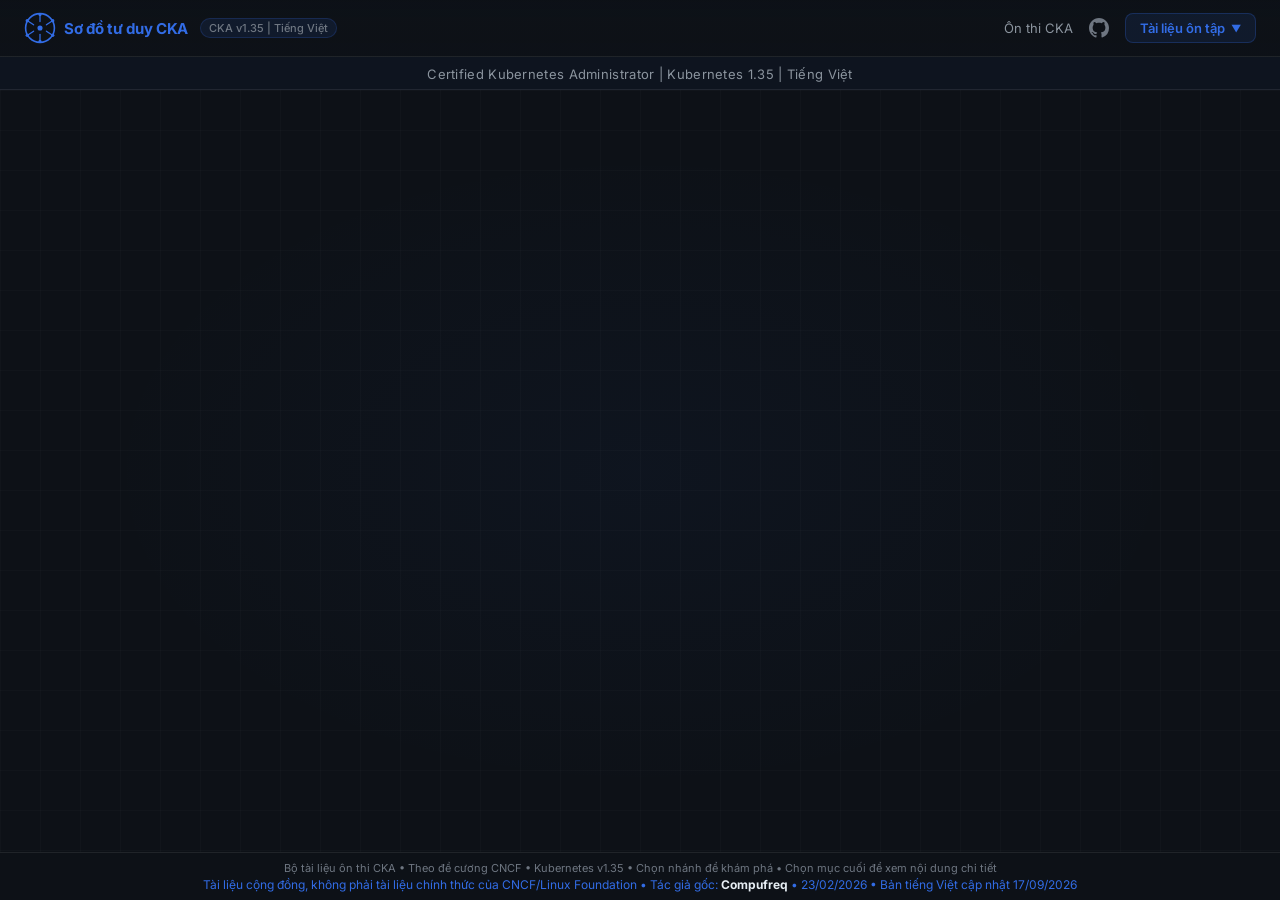
<file: index.html>
<!DOCTYPE html>
<html lang="vi">
<head>
  <meta charset="UTF-8">
  <meta name="viewport" content="width=device-width, initial-scale=1.0, viewport-fit=cover">
  <title>Sơ đồ tư duy CKA - Tài liệu ôn thi quản trị Kubernetes</title>
  <meta name="description" content="Sơ đồ tư duy ôn thi CKA: kiến trúc cụm, workload, mạng, lưu trữ và xử lý sự cố.">
  <link rel="preconnect" href="https://fonts.googleapis.com">
  <link rel="preconnect" href="https://fonts.gstatic.com" crossorigin>
  <link href="https://fonts.googleapis.com/css2?family=Inter:wght@400;500;600;700&family=JetBrains+Mono:wght@400;500&display=swap" rel="stylesheet">
  <link rel="stylesheet" href="css/style.css?v=vi-1.35-20260917">
  <link rel="icon" href="data:image/svg+xml,<svg xmlns='http://www.w3.org/2000/svg' viewBox='0 0 100 100'><text y='.9em' font-size='90'>☸</text></svg>">
</head>
<body>

  <header class="header">
    <div class="header-left">
      <a href="#main" class="logo">
        <svg class="logo-icon" viewBox="0 0 100 100" xmlns="http://www.w3.org/2000/svg">
          <circle cx="50" cy="50" r="45" fill="none" stroke="#326CE5" stroke-width="5"/>
          <circle cx="50" cy="50" r="8" fill="#326CE5"/>
          <line x1="50" y1="10" x2="50" y2="30" stroke="#326CE5" stroke-width="4" stroke-linecap="round"/>
          <line x1="50" y1="70" x2="50" y2="90" stroke="#326CE5" stroke-width="4" stroke-linecap="round"/>
          <line x1="12" y1="28" x2="30" y2="40" stroke="#326CE5" stroke-width="4" stroke-linecap="round"/>
          <line x1="70" y1="60" x2="88" y2="72" stroke="#326CE5" stroke-width="4" stroke-linecap="round"/>
          <line x1="12" y1="72" x2="30" y2="60" stroke="#326CE5" stroke-width="4" stroke-linecap="round"/>
          <line x1="70" y1="40" x2="88" y2="28" stroke="#326CE5" stroke-width="4" stroke-linecap="round"/>
          <circle cx="50" cy="8" r="5" fill="#326CE5"/>
          <circle cx="50" cy="92" r="5" fill="#326CE5"/>
          <circle cx="10" cy="27" r="5" fill="#326CE5"/>
          <circle cx="90" cy="73" r="5" fill="#326CE5"/>
          <circle cx="10" cy="73" r="5" fill="#326CE5"/>
          <circle cx="90" cy="27" r="5" fill="#326CE5"/>
        </svg>
        <span class="logo-text">Sơ đồ tư duy CKA</span>
      </a>
      <span class="logo-version">CKA v1.35 | Tiếng Việt</span>
    </div>
    <div class="header-right">
      <nav id="breadcrumbs"></nav>
      <a href="https://github.com/compufreq/cka-mindmap" target="_blank" rel="noopener noreferrer" class="github-link" title="Xem trên GitHub">
        <svg width="20" height="20" viewBox="0 0 16 16" fill="currentColor"><path d="M8 0C3.58 0 0 3.58 0 8c0 3.54 2.29 6.53 5.47 7.59.4.07.55-.17.55-.38 0-.19-.01-.82-.01-1.49-2.01.37-2.53-.49-2.69-.94-.09-.23-.48-.94-.82-1.13-.28-.15-.68-.52-.01-.53.63-.01 1.08.58 1.23.82.72 1.21 1.87.87 2.33.66.07-.52.28-.87.51-1.07-1.78-.2-3.64-.89-3.64-3.95 0-.87.31-1.59.82-2.15-.08-.2-.36-1.02.08-2.12 0 0 .67-.21 2.2.82.64-.18 1.32-.27 2-.27.68 0 1.36.09 2 .27 1.53-1.04 2.2-.82 2.2-.82.44 1.1.16 1.92.08 2.12.51.56.82 1.27.82 2.15 0 3.07-1.87 3.75-3.65 3.95.29.25.54.73.54 1.48 0 1.07-.01 1.93-.01 2.2 0 .21.15.46.55.38A8.013 8.013 0 0016 8c0-4.42-3.58-8-8-8z"/></svg>
      </a>
      <div class="guides-dropdown" id="guides-dropdown">
        <button class="guides-dropdown-btn" id="guides-dropdown-btn">
          <span>Tài liệu ôn tập</span>
          <span class="dropdown-arrow">&#9660;</span>
        </button>
        <div class="guides-dropdown-menu">
          <a href="pages/guide.html?id=kubernetes-1.35"><span class="guide-icon">&#128214;</span><span class="guide-info"><span class="guide-name">Cập nhật CKA Kubernetes 1.35</span><span class="guide-desc">Phiên bản thi, thay đổi và bài thực hành</span></span></a>
          <a href="pages/guide.html?id=kubernetes">
            <span class="guide-icon">&#9784;</span>
            <span class="guide-info">
              <span class="guide-name">Tài liệu Kubernetes CKA</span>
              <span class="guide-desc">Tài liệu kỹ thuật đầy đủ &bull; 30 chương</span>
            </span>
          </a>
          <a href="pages/guide.html?id=linux-networking">
            <span class="guide-icon">&#128421;</span>
            <span class="guide-info">
              <span class="guide-name">Tài liệu mạng Linux</span>
              <span class="guide-desc">Tra cứu lệnh mạng &bull; 56 mục</span>
            </span>
          </a>
          <a href="pages/guide.html?id=gateway-api">
            <span class="guide-icon">&#128268;</span>
            <span class="guide-info">
              <span class="guide-name">Hướng dẫn đầy đủ Gateway API</span>
              <span class="guide-desc">Quản lý lưu lượng vào cụm &bull; 20 mục</span>
            </span>
          </a>
          <a href="pages/guide.html?id=gateway-api-cka">
            <span class="guide-icon">&#9997;</span>
            <span class="guide-info">
              <span class="guide-name">Thực hành Gateway API từng bước</span>
              <span class="guide-desc">Thực hành từng bước &bull; 10 bài</span>
            </span>
          </a>
          <a href="pages/guide.html?id=ingress">
            <span class="guide-icon">&#128295;</span>
            <span class="guide-info">
              <span class="guide-name">Hướng dẫn đầy đủ Ingress</span>
              <span class="guide-desc">Định tuyến HTTP và kết thúc TLS &bull; 14 mục</span>
            </span>
          </a>
          <a href="pages/guide.html?id=ingress-cka">
            <span class="guide-icon">&#9997;</span>
            <span class="guide-info">
              <span class="guide-name">Thực hành Ingress từng bước</span>
              <span class="guide-desc">Thực hành từng bước</span>
            </span>
          </a>
          <a href="pages/guide.html?id=coredns">
            <span class="guide-icon">&#127760;</span>
            <span class="guide-info">
              <span class="guide-name">Hướng dẫn đầy đủ CoreDNS</span>
              <span class="guide-desc">DNS và khám phá dịch vụ &bull; 12 mục</span>
            </span>
          </a>
          <a href="pages/guide.html?id=coredns-cka">
            <span class="guide-icon">&#9997;</span>
            <span class="guide-info">
              <span class="guide-name">Thực hành CoreDNS từng bước</span>
              <span class="guide-desc">Thực hành từng bước</span>
            </span>
          </a>
          <a href="pages/guide.html?id=k8s-install">
            <span class="guide-icon">&#9881;</span>
            <span class="guide-info">
              <span class="guide-name">Lab Kubernetes nhiều control plane</span>
              <span class="guide-desc">Lab HAProxy + 2 control plane + 2 worker</span>
            </span>
          </a>
        </div>
      </div>
    </div>
  </header>

  <div class="subtitle-bar">
    <span id="subtitle"></span>
  </div>

  <main id="mindmap-container"></main>

  <footer class="footer">
    <div>Bộ tài liệu ôn thi CKA &bull; Theo đề cương CNCF &bull; Kubernetes v1.35 &bull;
    Chọn nhánh để khám phá &bull; Chọn mục cuối để xem nội dung chi tiết</div>
    <div class="footer-credit">Tài liệu cộng đồng, không phải tài liệu chính thức của CNCF/Linux Foundation &bull; Tác giả gốc: <strong>Compufreq</strong> &bull; 23/02/2026 &bull; Bản tiếng Việt cập nhật 17/09/2026</div>
  </footer>

  <script src="https://d3js.org/d3.v7.min.js"></script>
  <script src="js/data.js?v=vi-1.35-20260917"></script>
  <script src="js/mindmap.js?v=vi-1.35-20260917"></script>
  <script>
    (function() {
      var btn = document.getElementById('guides-dropdown-btn');
      var dropdown = document.getElementById('guides-dropdown');
      if (!btn || !dropdown) return;
      btn.addEventListener('click', function(e) {
        e.stopPropagation();
        dropdown.classList.toggle('open');
      });
      document.addEventListener('click', function() {
        dropdown.classList.remove('open');
      });
    })();
  </script>
</body>
</html>
</file>
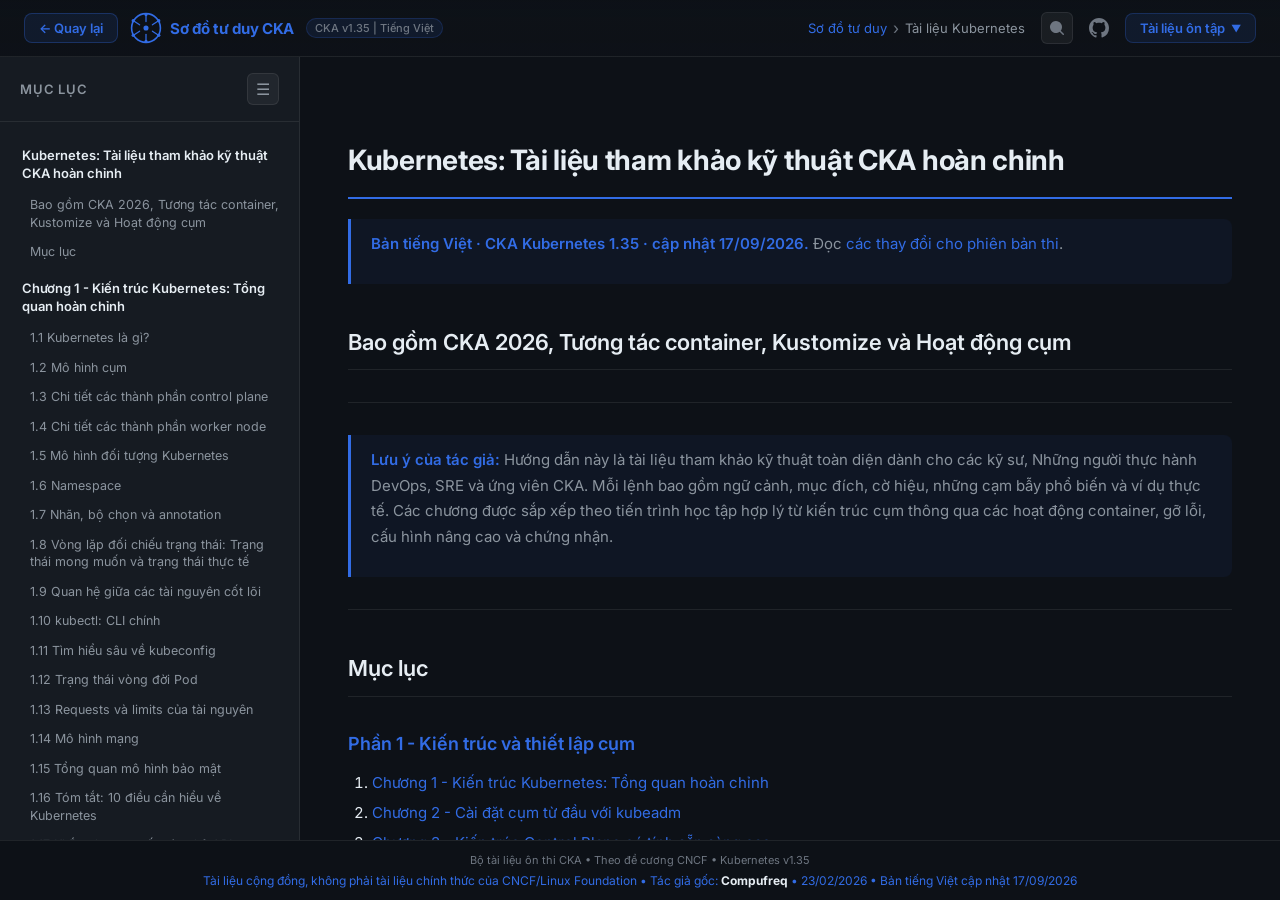
<file: pages/guide.html>
<!DOCTYPE html>
<html lang="vi">
<head>
  <meta charset="UTF-8">
  <meta name="viewport" content="width=device-width, initial-scale=1.0, viewport-fit=cover">
  <title>Tài liệu ôn thi CKA</title>
  <link rel="preconnect" href="https://fonts.googleapis.com">
  <link rel="preconnect" href="https://fonts.gstatic.com" crossorigin>
  <!-- Non-render-blocking: load external CSS asynchronously so inline CSS paints immediately -->
  <link rel="stylesheet" href="https://fonts.googleapis.com/css2?family=Inter:wght@400;500;600;700&family=JetBrains+Mono:wght@400;500&display=swap" media="print" onload="this.media='all'">
  <link rel="stylesheet" href="../css/style.css?v=vi-1.35-20260917" media="print" onload="this.media='all'">
  <link rel="stylesheet" href="../css/guide.css?v=vi-1.35-20260917" media="print" onload="this.media='all'">
  <noscript>
    <link rel="stylesheet" href="https://fonts.googleapis.com/css2?family=Inter:wght@400;500;600;700&family=JetBrains+Mono:wght@400;500&display=swap">
    <link rel="stylesheet" href="../css/style.css">
    <link rel="stylesheet" href="../css/guide.css">
  </noscript>
  <link rel="icon" href="data:image/svg+xml,<svg xmlns='http://www.w3.org/2000/svg' viewBox='0 0 100 100'><text y='.9em' font-size='90'>☸</text></svg>">
  <!-- Critical inline CSS: instant dark background + loading spinner before external CSS loads -->
  <style>
    *, *::before, *::after { margin: 0; padding: 0; box-sizing: border-box; }
    html, body { background: #0d1117; color: #e6edf3; height: 100%; width: 100%; }
    body { display: flex; flex-direction: column; font-family: 'Inter', -apple-system, BlinkMacSystemFont, 'Segoe UI', Roboto, sans-serif; overflow: hidden; }
    .header {
      display: flex; align-items: center; justify-content: space-between; padding: 12px 24px;
      padding-top: max(12px, env(safe-area-inset-top, 0px));
      padding-left: max(24px, env(safe-area-inset-left, 0px));
      padding-right: max(24px, env(safe-area-inset-right, 0px));
      background: linear-gradient(180deg, rgba(13,17,23,0.98) 0%, rgba(13,17,23,0.92) 100%);
      border-bottom: 1px solid rgba(255,255,255,0.08); z-index: 10; flex-shrink: 0;
    }
    .header-left { display: flex; align-items: center; gap: 12px; }
    .logo { display: flex; align-items: center; gap: 8px; text-decoration: none; color: #e6edf3; }
    .logo-icon { width: 32px; height: 32px; }
    .logo-text { font-size: 15px; font-weight: 700; color: #326CE5; }
    .logo-version { font-size: 11px; color: #6e7681; padding: 2px 8px; background: rgba(50,108,229,0.1); border-radius: 10px; border: 1px solid rgba(50,108,229,0.2); }
    .header-right { display: flex; align-items: center; gap: 16px; }
    .guide-nav { display: flex; align-items: center; gap: 6px; font-size: 13px; }
    .breadcrumb-link { color: #326CE5; text-decoration: none; }
    .breadcrumb-sep { color: #6e7681; font-size: 16px; }
    .breadcrumb-current { color: #8b949e; }
    .guides-dropdown-btn {
      display: flex; align-items: center; gap: 6px; padding: 6px 14px;
      background: rgba(50,108,229,0.1); border: 1px solid rgba(50,108,229,0.25);
      border-radius: 8px; color: #326CE5; font-size: 13px; font-weight: 600;
      cursor: pointer; font-family: inherit; white-space: nowrap;
    }
    .guides-dropdown-menu { position: absolute; top: calc(100% + 6px); right: 0; opacity: 0; visibility: hidden; }
    .guide-layout { display: flex; flex: 1; overflow: hidden; }
    .guide-sidebar {
      width: 300px; min-width: 300px; background: #161b22;
      border-right: 1px solid rgba(255,255,255,0.08); display: flex; flex-direction: column;
    }
    .sidebar-header {
      display: flex; align-items: center; justify-content: space-between;
      padding: 16px 20px; border-bottom: 1px solid rgba(255,255,255,0.08); flex-shrink: 0;
    }
    .sidebar-header h3 { font-size: 13px; font-weight: 600; color: #8b949e; text-transform: uppercase; letter-spacing: 0.8px; white-space: nowrap; }
    .sidebar-toggle {
      background: rgba(255,255,255,0.05); border: 1px solid rgba(255,255,255,0.08);
      color: #8b949e; font-size: 16px; width: 32px; height: 32px; border-radius: 6px;
      cursor: pointer; display: flex; align-items: center; justify-content: center;
    }
    .sidebar-loading { color: #6e7681; font-size: 13px; padding: 16px 20px; }
    .guide-content { flex: 1; overflow-y: auto; padding: 32px 48px 60px; min-width: 0; }
    .guide-loading {
      display: flex; flex-direction: column; align-items: center; justify-content: center;
      height: 300px; color: #6e7681; gap: 16px; padding-top: 20vh;
    }
    .loading-spinner {
      width: 40px; height: 40px;
      border: 3px solid rgba(255,255,255,0.08); border-top-color: #326CE5;
      border-radius: 50%; animation: _spin 0.8s linear infinite;
    }
    @keyframes _spin { to { transform: rotate(360deg); } }
    .guide-article { display: none; }
    .footer { padding: 8px 24px; padding-bottom: max(8px, env(safe-area-inset-bottom, 0px)); text-align: center; font-size: 11px; color: #6e7681; background: #0d1117; border-top: 1px solid rgba(255,255,255,0.08); flex-shrink: 0; }
    .guide-footer { padding: 12px 24px; display: flex; flex-direction: column; align-items: center; gap: 4px; }
    .footer-credit { color: #326CE5; font-size: 12px; }
    .footer-credit strong { color: #e6edf3; }
    @media (max-width: 768px) {
      .guide-back-btn { display: none; }
      .guide-sidebar { position: fixed; top: 0; left: 0; z-index: 200; height: 100vh; width: 300px; min-width: 300px; transform: translateX(-100%); transition: transform 0.3s; }
      .guide-sidebar.mobile-open { transform: translateX(0); }
      .guide-content { padding: 20px 16px 60px; }
    }
  </style>
</head>
<body class="guide-body">

  <header class="header">
    <div class="header-left">
      <a href="../index.html#main" class="logo">
        <svg class="logo-icon" viewBox="0 0 100 100" xmlns="http://www.w3.org/2000/svg">
          <circle cx="50" cy="50" r="45" fill="none" stroke="#326CE5" stroke-width="5"/>
          <circle cx="50" cy="50" r="8" fill="#326CE5"/>
          <line x1="50" y1="10" x2="50" y2="30" stroke="#326CE5" stroke-width="4" stroke-linecap="round"/>
          <line x1="50" y1="70" x2="50" y2="90" stroke="#326CE5" stroke-width="4" stroke-linecap="round"/>
          <line x1="12" y1="28" x2="30" y2="40" stroke="#326CE5" stroke-width="4" stroke-linecap="round"/>
          <line x1="70" y1="60" x2="88" y2="72" stroke="#326CE5" stroke-width="4" stroke-linecap="round"/>
          <line x1="12" y1="72" x2="30" y2="60" stroke="#326CE5" stroke-width="4" stroke-linecap="round"/>
          <line x1="70" y1="40" x2="88" y2="28" stroke="#326CE5" stroke-width="4" stroke-linecap="round"/>
          <circle cx="50" cy="8" r="5" fill="#326CE5"/>
          <circle cx="50" cy="92" r="5" fill="#326CE5"/>
          <circle cx="10" cy="27" r="5" fill="#326CE5"/>
          <circle cx="90" cy="73" r="5" fill="#326CE5"/>
          <circle cx="10" cy="73" r="5" fill="#326CE5"/>
          <circle cx="90" cy="27" r="5" fill="#326CE5"/>
        </svg>
        <span class="logo-text">Sơ đồ tư duy CKA</span>
      </a>
      <span class="logo-version">CKA v1.35 | Tiếng Việt</span>
    </div>
    <div class="header-right">
      <nav class="guide-nav">
        <a href="../index.html#main" class="breadcrumb-link">Sơ đồ tư duy</a>
        <span class="breadcrumb-sep">&rsaquo;</span>
        <span class="breadcrumb-current" id="guide-title-breadcrumb">Tài liệu ôn tập</span>
      </nav>
      <a href="https://github.com/compufreq/cka-mindmap" target="_blank" rel="noopener noreferrer" class="github-link" title="Xem trên GitHub">
        <svg width="20" height="20" viewBox="0 0 16 16" fill="currentColor"><path d="M8 0C3.58 0 0 3.58 0 8c0 3.54 2.29 6.53 5.47 7.59.4.07.55-.17.55-.38 0-.19-.01-.82-.01-1.49-2.01.37-2.53-.49-2.69-.94-.09-.23-.48-.94-.82-1.13-.28-.15-.68-.52-.01-.53.63-.01 1.08.58 1.23.82.72 1.21 1.87.87 2.33.66.07-.52.28-.87.51-1.07-1.78-.2-3.64-.89-3.64-3.95 0-.87.31-1.59.82-2.15-.08-.2-.36-1.02.08-2.12 0 0 .67-.21 2.2.82.64-.18 1.32-.27 2-.27.68 0 1.36.09 2 .27 1.53-1.04 2.2-.82 2.2-.82.44 1.1.16 1.92.08 2.12.51.56.82 1.27.82 2.15 0 3.07-1.87 3.75-3.65 3.95.29.25.54.73.54 1.48 0 1.07-.01 1.93-.01 2.2 0 .21.15.46.55.38A8.013 8.013 0 0016 8c0-4.42-3.58-8-8-8z"/></svg>
      </a>
      <div class="guides-dropdown" id="guides-dropdown">
        <button class="guides-dropdown-btn" id="guides-dropdown-btn">
          <span>Tài liệu ôn tập</span>
          <span class="dropdown-arrow">&#9660;</span>
        </button>
        <div class="guides-dropdown-menu">
          <a href="guide.html?id=kubernetes-1.35"><span class="guide-icon">&#128214;</span><span class="guide-info"><span class="guide-name">Cập nhật CKA Kubernetes 1.35</span><span class="guide-desc">Phiên bản thi, thay đổi và bài thực hành</span></span></a>
          <a href="guide.html?id=kubernetes">
            <span class="guide-icon">&#9784;</span>
            <span class="guide-info">
              <span class="guide-name">Tài liệu Kubernetes CKA</span>
              <span class="guide-desc">Tài liệu kỹ thuật đầy đủ &bull; 30 chương</span>
            </span>
          </a>
          <a href="guide.html?id=linux-networking">
            <span class="guide-icon">&#128421;</span>
            <span class="guide-info">
              <span class="guide-name">Tài liệu mạng Linux</span>
              <span class="guide-desc">Tra cứu lệnh mạng &bull; 56 mục</span>
            </span>
          </a>
          <a href="guide.html?id=gateway-api">
            <span class="guide-icon">&#128268;</span>
            <span class="guide-info">
              <span class="guide-name">Hướng dẫn đầy đủ Gateway API</span>
              <span class="guide-desc">Quản lý lưu lượng vào cụm &bull; 20 mục</span>
            </span>
          </a>
          <a href="guide.html?id=gateway-api-cka">
            <span class="guide-icon">&#9997;</span>
            <span class="guide-info">
              <span class="guide-name">Thực hành Gateway API từng bước</span>
              <span class="guide-desc">Thực hành từng bước &bull; 10 bài</span>
            </span>
          </a>
          <a href="guide.html?id=ingress">
            <span class="guide-icon">&#128295;</span>
            <span class="guide-info">
              <span class="guide-name">Hướng dẫn đầy đủ Ingress</span>
              <span class="guide-desc">Định tuyến HTTP và kết thúc TLS &bull; 14 mục</span>
            </span>
          </a>
          <a href="guide.html?id=ingress-cka">
            <span class="guide-icon">&#9997;</span>
            <span class="guide-info">
              <span class="guide-name">Thực hành Ingress từng bước</span>
              <span class="guide-desc">Thực hành từng bước</span>
            </span>
          </a>
          <a href="guide.html?id=coredns">
            <span class="guide-icon">&#127760;</span>
            <span class="guide-info">
              <span class="guide-name">Hướng dẫn đầy đủ CoreDNS</span>
              <span class="guide-desc">DNS và khám phá dịch vụ &bull; 12 mục</span>
            </span>
          </a>
          <a href="guide.html?id=coredns-cka">
            <span class="guide-icon">&#9997;</span>
            <span class="guide-info">
              <span class="guide-name">Thực hành CoreDNS từng bước</span>
              <span class="guide-desc">Thực hành từng bước</span>
            </span>
          </a>
          <a href="guide.html?id=k8s-install">
            <span class="guide-icon">&#9881;</span>
            <span class="guide-info">
              <span class="guide-name">Lab Kubernetes nhiều control plane</span>
              <span class="guide-desc">Lab HAProxy + 2 control plane + 2 worker</span>
            </span>
          </a>
        </div>
      </div>
    </div>
  </header>

  <!-- Search Bar - hidden by default, shown when activated -->
  <div class="guide-search-bar" id="guide-search-bar">
    <div class="search-bar-inner">
      <div class="search-input-group">
        <svg class="search-icon" width="16" height="16" viewBox="0 0 16 16" fill="currentColor">
          <path d="M11.5 7a4.5 4.5 0 1 1-9 0 4.5 4.5 0 0 1 9 0Zm-.82 4.74a6 6 0 1 1 1.06-1.06l3.04 3.04a.75.75 0 1 1-1.06 1.06l-3.04-3.04Z"/>
        </svg>
        <input type="text" id="search-input" class="search-input"
               placeholder="Tìm trong tài liệu..." autocomplete="off" spellcheck="false">
      </div>
      <div class="search-filters">
        <button class="search-filter-btn" id="filter-match-word" title="Khớp toàn bộ từ (Alt+W)">
          <span class="filter-label">W</span>
        </button>
        <button class="search-filter-btn" id="filter-case-sensitive" title="Phân biệt hoa/thường (Alt+C)">
          <span class="filter-label">Aa</span>
        </button>
      </div>
      <div class="search-nav">
        <span class="search-count" id="search-count"></span>
        <button class="search-nav-btn" id="search-prev" title="Kết quả trước (Shift+Enter)" disabled>
          <svg width="14" height="14" viewBox="0 0 16 16" fill="currentColor">
            <path d="M3.22 9.78a.75.75 0 0 1 0-1.06l4.25-4.25a.75.75 0 0 1 1.06 0l4.25 4.25a.751.751 0 0 1-1.06 1.06L8 6.06 4.28 9.78a.75.75 0 0 1-1.06 0Z"/>
          </svg>
        </button>
        <button class="search-nav-btn" id="search-next" title="Kết quả tiếp (Enter)" disabled>
          <svg width="14" height="14" viewBox="0 0 16 16" fill="currentColor">
            <path d="M12.78 6.22a.75.75 0 0 1 0 1.06l-4.25 4.25a.75.75 0 0 1-1.06 0L3.22 7.28a.751.751 0 0 1 1.06-1.06L8 9.94l3.72-3.72a.75.75 0 0 1 1.06 0Z"/>
          </svg>
        </button>
      </div>
      <button class="search-close-btn" id="search-close" title="Đóng tìm kiếm (Escape)">
        <svg width="14" height="14" viewBox="0 0 16 16" fill="currentColor">
          <path d="M3.72 3.72a.75.75 0 0 1 1.06 0L8 6.94l3.22-3.22a.749.749 0 0 1 1.275.326.749.749 0 0 1-.215.734L9.06 8l3.22 3.22a.749.749 0 0 1-.326 1.275.749.749 0 0 1-.734-.215L8 9.06l-3.22 3.22a.751.751 0 0 1-1.042-.018.751.751 0 0 1-.018-1.042L6.94 8 3.72 4.78a.75.75 0 0 1 0-1.06Z"/>
        </svg>
      </button>
    </div>
  </div>

  <div class="guide-layout">
    <!-- Sidebar TOC -->
    <aside class="guide-sidebar" id="guide-sidebar">
      <div class="sidebar-header">
        <h3>Mục lục</h3>
        <button class="sidebar-toggle" id="sidebar-toggle" title="Ẩn/hiện mục lục">&#9776;</button>
      </div>
      <nav class="sidebar-toc" id="sidebar-toc">
        <p class="sidebar-loading">Đang tải...</p>
      </nav>
    </aside>

    <!-- Main content -->
    <main class="guide-content" id="guide-content">
      <div class="guide-loading" id="guide-loading">
        <div class="loading-spinner"></div>
        <p>Đang tải tài liệu...</p>
      </div>
      <article class="guide-article" id="guide-article"></article>
    </main>
  </div>

  <footer class="footer guide-footer">
    <div>Bộ tài liệu ôn thi CKA &bull; Theo đề cương CNCF &bull; Kubernetes v1.35</div>
    <div class="footer-credit">Tài liệu cộng đồng, không phải tài liệu chính thức của CNCF/Linux Foundation &bull; Tác giả gốc: <strong>Compufreq</strong> &bull; 23/02/2026 &bull; Bản tiếng Việt cập nhật 17/09/2026</div>
  </footer>

  <script src="../lib/marked.min.js?v=vi-1.35-20260917"></script>
  <script src="../js/markdown.js?v=vi-1.35-20260917"></script>
  <script src="../js/guide.js?v=vi-1.35-20260917"></script>
  <script src="../js/guide-search.js?v=vi-1.35-20260917"></script>
  <script>
    (function() {
      var btn = document.getElementById('guides-dropdown-btn');
      var dropdown = document.getElementById('guides-dropdown');
      if (!btn || !dropdown) return;
      btn.addEventListener('click', function(e) {
        e.stopPropagation();
        dropdown.classList.toggle('open');
      });
      document.addEventListener('click', function() {
        dropdown.classList.remove('open');
      });
    })();
  </script>
</body>
</html>
</file>
<file: css/style.css>
/* CKA Mind Map - Dark Kubernetes Theme */

/* === Reset & Base === */
*, *::before, *::after {
  margin: 0;
  padding: 0;
  box-sizing: border-box;
}

:root {
  --k8s-blue: #326CE5;
  --bg-dark: #0d1117;
  --bg-card: #161b22;
  --bg-panel: #1c2333;
  --text-primary: #e6edf3;
  --text-secondary: #8b949e;
  --text-muted: #6e7681;
  --border-subtle: rgba(255, 255, 255, 0.08);
  --font-family: 'Inter', -apple-system, BlinkMacSystemFont, 'Segoe UI', Roboto, sans-serif;
}

html, body {
  height: 100%;
  width: 100%;
  overflow: hidden;
  font-family: var(--font-family);
  background: var(--bg-dark);
  color: var(--text-primary);
}

body {
  display: flex;
  flex-direction: column;
}

/* === Header === */
.header {
  display: flex;
  align-items: center;
  justify-content: space-between;
  padding: 12px 24px;
  padding-top: max(12px, env(safe-area-inset-top, 0px));
  padding-left: max(24px, env(safe-area-inset-left, 0px));
  padding-right: max(24px, env(safe-area-inset-right, 0px));
  background: linear-gradient(180deg, rgba(13, 17, 23, 0.98) 0%, rgba(13, 17, 23, 0.92) 100%);
  border-bottom: 1px solid var(--border-subtle);
  z-index: 10;
  flex-shrink: 0;
}

.header-left {
  display: flex;
  align-items: center;
  gap: 12px;
}

.logo {
  display: flex;
  align-items: center;
  gap: 8px;
  text-decoration: none;
  color: var(--text-primary);
}

.logo-icon {
  width: 32px;
  height: 32px;
}

.logo-text {
  font-size: 15px;
  font-weight: 700;
  letter-spacing: -0.3px;
  color: var(--k8s-blue);
}

.logo-version {
  font-size: 11px;
  color: var(--text-muted);
  font-weight: 500;
  padding: 2px 8px;
  background: rgba(50, 108, 229, 0.1);
  border-radius: 10px;
  border: 1px solid rgba(50, 108, 229, 0.2);
}

/* === Breadcrumbs === */
#breadcrumbs {
  display: flex;
  align-items: center;
  gap: 6px;
  font-size: 13px;
  flex-wrap: nowrap;
  overflow: hidden;
  min-width: 0;
}

.breadcrumb-link {
  color: var(--k8s-blue);
  text-decoration: none;
  transition: color 0.2s;
  white-space: nowrap;
  overflow: hidden;
  text-overflow: ellipsis;
  max-width: 280px;
}

.breadcrumb-link:hover {
  color: #5a8ef0;
  text-decoration: underline;
}

.breadcrumb-sep {
  color: var(--text-muted);
  font-size: 16px;
  user-select: none;
  flex-shrink: 0;
}

.breadcrumb-current {
  color: var(--text-secondary);
  white-space: nowrap;
  overflow: hidden;
  text-overflow: ellipsis;
}

/* === Study Guides Menu === */
.header-right {
  display: flex;
  align-items: center;
  gap: 16px;
  min-width: 0;
  overflow: visible;
}

.github-link {
  display: flex;
  align-items: center;
  color: var(--text-muted);
  transition: color 0.2s;
}

.github-link:hover {
  color: var(--text-primary);
}

.guides-dropdown {
  position: relative;
}

.guides-dropdown-btn {
  display: flex;
  align-items: center;
  gap: 6px;
  padding: 6px 14px;
  background: rgba(50, 108, 229, 0.1);
  border: 1px solid rgba(50, 108, 229, 0.25);
  border-radius: 8px;
  color: var(--k8s-blue);
  font-size: 13px;
  font-weight: 600;
  cursor: pointer;
  transition: all 0.2s;
  font-family: inherit;
  white-space: nowrap;
}

.guides-dropdown-btn:hover {
  background: rgba(50, 108, 229, 0.18);
  border-color: rgba(50, 108, 229, 0.4);
  color: #5a8ef0;
}

.guides-dropdown-btn .dropdown-arrow {
  font-size: 10px;
  transition: transform 0.2s;
}

.guides-dropdown.open .dropdown-arrow {
  transform: rotate(180deg);
}

.guides-dropdown-menu {
  position: absolute;
  top: calc(100% + 6px);
  right: 0;
  min-width: 260px;
  max-height: 80vh;
  overflow-y: auto;
  background: var(--bg-card);
  border: 1px solid var(--border-subtle);
  border-radius: 10px;
  box-shadow: 0 8px 24px rgba(0, 0, 0, 0.4);
  opacity: 0;
  visibility: hidden;
  transform: translateY(-4px);
  transition: all 0.2s;
  z-index: 100;
}

.guides-dropdown.open .guides-dropdown-menu {
  opacity: 1;
  visibility: visible;
  transform: translateY(0);
}

.guides-dropdown-menu a {
  display: flex;
  align-items: center;
  gap: 10px;
  padding: 12px 16px;
  color: var(--text-secondary);
  text-decoration: none;
  font-size: 13px;
  transition: all 0.15s;
  border-bottom: 1px solid var(--border-subtle);
}

.guides-dropdown-menu a:last-child {
  border-bottom: none;
}

.guides-dropdown-menu a:hover {
  background: rgba(50, 108, 229, 0.08);
  color: var(--text-primary);
}

.guides-dropdown-menu .guide-icon {
  font-size: 18px;
  width: 24px;
  text-align: center;
  flex-shrink: 0;
}

.guides-dropdown-menu .guide-info {
  display: flex;
  flex-direction: column;
  gap: 2px;
}

.guides-dropdown-menu .guide-name {
  font-weight: 600;
  color: var(--text-primary);
  font-size: 13px;
}

.guides-dropdown-menu .guide-desc {
  font-size: 11px;
  color: var(--text-muted);
}

/* === Subtitle === */
.subtitle-bar {
  text-align: center;
  padding: 6px 24px;
  background: rgba(50, 108, 229, 0.04);
  border-bottom: 1px solid var(--border-subtle);
  flex-shrink: 0;
}

#subtitle {
  font-size: 13px;
  color: var(--text-secondary);
  letter-spacing: 0.3px;
}

.subtitle-guide-link {
  display: inline-block;
  margin-left: 12px;
  padding: 3px 12px;
  background: rgba(255, 152, 0, 0.1);
  border: 1px solid rgba(255, 152, 0, 0.3);
  border-radius: 12px;
  color: #FF9800;
  font-size: 11px;
  font-weight: 600;
  text-decoration: none;
  transition: all 0.2s;
  vertical-align: middle;
}

.subtitle-guide-link:hover {
  background: rgba(255, 152, 0, 0.2);
  border-color: rgba(255, 152, 0, 0.5);
  color: #FFB74D;
  text-decoration: none;
}

/* === Mind Map Container === */
#mindmap-container {
  flex: 1;
  position: relative;
  overflow: hidden;
  z-index: 1;
  isolation: isolate;
  background:
    radial-gradient(ellipse at 50% 50%, rgba(50, 108, 229, 0.04) 0%, transparent 60%),
    var(--bg-dark);
}

/* Grid pattern background */
#mindmap-container::before {
  content: '';
  position: absolute;
  inset: 0;
  background-image:
    linear-gradient(rgba(255, 255, 255, 0.015) 1px, transparent 1px),
    linear-gradient(90deg, rgba(255, 255, 255, 0.015) 1px, transparent 1px);
  background-size: 40px 40px;
  pointer-events: none;
}

#mindmap-container svg {
  display: block;
}

/* === Mind Map Nodes === */
.branch-node {
  transition: transform 0.2s ease;
}

.branch-node.clickable:hover,
.branch-node.leaf:hover {
  filter: url(#glow);
}

.branch-node.clickable rect,
.branch-node.leaf rect {
  transition: all 0.2s ease;
}

/* === Tooltip === */
.mindmap-tooltip {
  position: absolute;
  pointer-events: none;
  background: var(--bg-panel);
  color: var(--text-primary);
  padding: 8px 14px;
  border-radius: 8px;
  font-size: 12px;
  border: 1px solid rgba(255, 255, 255, 0.15);
  white-space: nowrap;
  z-index: 20;
  opacity: 0;
  transform: translate(-50%, 0) scale(0.9);
  transition: opacity 0.2s, transform 0.2s;
  box-shadow: 0 4px 20px rgba(0, 0, 0, 0.4);
}

/* === Back Button === */
.back-button circle {
  transition: all 0.2s ease;
}

.back-button:hover circle {
  fill: rgba(255, 255, 255, 0.15);
  stroke: rgba(255, 255, 255, 0.5);
}

/* === Detail Panel (Leaf Node Content) === */
.detail-overlay {
  position: fixed;
  inset: 0;
  background: rgba(0, 0, 0, 0.75);
  backdrop-filter: blur(6px);
  z-index: 1000;
  display: flex;
  align-items: center;
  justify-content: center;
  opacity: 0;
  transition: opacity 0.3s ease;
  pointer-events: none;
}

.detail-overlay.active {
  opacity: 1;
  pointer-events: auto;
}

.detail-panel {
  background: var(--bg-card);
  border: 1px solid var(--border-subtle);
  border-top: 3px solid var(--k8s-blue);
  border-radius: 16px;
  width: 90%;
  max-width: 640px;
  max-height: 80vh;
  overflow: hidden;
  display: flex;
  flex-direction: column;
  transform: translateY(20px) scale(0.95);
  transition: transform 0.3s ease;
  box-shadow: 0 20px 60px rgba(0, 0, 0, 0.5);
}

.detail-panel-top {
  flex-shrink: 0;
  padding: 28px 32px 0;
  border-bottom: 1px solid var(--border-subtle);
}

.detail-panel-body {
  flex: 1;
  overflow-y: auto;
  padding: 20px 32px 28px;
}

.detail-overlay.active .detail-panel {
  transform: translateY(0) scale(1);
}

.detail-header {
  display: flex;
  align-items: flex-start;
  justify-content: space-between;
  margin-bottom: 16px;
}

.detail-header h2 {
  font-size: 22px;
  font-weight: 700;
  letter-spacing: -0.3px;
}

.detail-close {
  background: rgba(255, 255, 255, 0.08);
  border: none;
  color: var(--text-secondary);
  font-size: 18px;
  width: 32px;
  height: 32px;
  border-radius: 8px;
  cursor: pointer;
  display: flex;
  align-items: center;
  justify-content: center;
  transition: all 0.2s;
  flex-shrink: 0;
}

.detail-close:hover {
  background: rgba(255, 255, 255, 0.15);
  color: var(--text-primary);
}

.detail-description {
  color: var(--text-secondary);
  font-size: 15px;
  margin-bottom: 16px;
  line-height: 1.5;
}

.detail-section {
  margin-bottom: 24px;
}

.detail-section h3 {
  font-size: 14px;
  font-weight: 600;
  color: var(--text-secondary);
  text-transform: uppercase;
  letter-spacing: 0.8px;
  margin-bottom: 12px;
  padding-bottom: 8px;
  border-bottom: 1px solid var(--border-subtle);
}

.detail-section ul {
  list-style: none;
  padding: 0;
}

.detail-section ul li {
  position: relative;
  padding: 8px 0 8px 20px;
  font-size: 14px;
  line-height: 1.6;
  color: var(--text-primary);
  border-bottom: 1px solid rgba(255, 255, 255, 0.03);
}

.detail-section ul li:last-child {
  border-bottom: none;
}

.detail-section ul li::before {
  content: '\25B8';
  position: absolute;
  left: 0;
  color: var(--k8s-blue);
  font-size: 12px;
}

.detail-section pre {
  background: var(--bg-dark);
  border: 1px solid var(--border-subtle);
  border-radius: 8px;
  padding: 12px 16px;
  margin-bottom: 8px;
  overflow-x: auto;
}

.detail-section pre code {
  font-family: 'JetBrains Mono', 'Fira Code', 'Consolas', monospace;
  font-size: 12.5px;
  line-height: 1.6;
  color: #79c0ff;
  white-space: pre-wrap;
  word-break: break-all;
}

/* === References === */
.detail-references {
  list-style: none;
  padding: 0;
}

.detail-references li {
  padding: 10px 0;
  border-bottom: 1px solid rgba(255, 255, 255, 0.03);
  position: relative;
  padding-left: 20px;
}

.detail-references li:last-child {
  border-bottom: none;
}

.detail-references li::before {
  content: '\1F4D6';
  position: absolute;
  left: 0;
  font-size: 11px;
}

.detail-ref-link {
  color: var(--k8s-blue);
  text-decoration: none;
  font-size: 14px;
  font-weight: 500;
  display: block;
  transition: color 0.2s;
}

.detail-ref-link:hover {
  color: #5a8ef0;
  text-decoration: underline;
}

.detail-ref-url {
  display: block;
  font-size: 11px;
  color: var(--text-muted);
  margin-top: 2px;
  word-break: break-all;
}

/* Scrollbar */
.detail-panel-body::-webkit-scrollbar {
  width: 6px;
}

.detail-panel-body::-webkit-scrollbar-track {
  background: transparent;
}

.detail-panel-body::-webkit-scrollbar-thumb {
  background: rgba(255, 255, 255, 0.1);
  border-radius: 3px;
}

.detail-panel-body::-webkit-scrollbar-thumb:hover {
  background: rgba(255, 255, 255, 0.2);
}

/* === Footer === */
.footer {
  padding: 8px 24px;
  padding-bottom: max(8px, env(safe-area-inset-bottom, 0px));
  padding-left: max(24px, env(safe-area-inset-left, 0px));
  padding-right: max(24px, env(safe-area-inset-right, 0px));
  text-align: center;
  font-size: 11px;
  color: var(--text-muted);
  background: var(--bg-dark);
  border-top: 1px solid var(--border-subtle);
  flex-shrink: 0;
}

.footer a {
  color: var(--k8s-blue);
  text-decoration: none;
}

.footer a:hover {
  text-decoration: underline;
}

.footer-credit {
  color: var(--k8s-blue);
  font-size: 12px;
  margin-top: 2px;
}

.footer-credit strong {
  color: var(--text-primary);
}

/* === Responsive === */
@media (max-width: 768px) {
  .header {
    flex-direction: column;
    gap: 8px;
    padding: 10px 16px;
    align-items: stretch;
  }

  .header-right {
    justify-content: space-between;
  }

  .breadcrumb-link {
    max-width: 200px;
  }

  .breadcrumb-early {
    display: none;
  }

  .detail-panel {
    width: 95%;
    max-height: 85vh;
  }

  .detail-panel-top {
    padding: 20px 20px 0;
  }

  .detail-panel-body {
    padding: 0 20px 20px;
  }

  .detail-header h2 {
    font-size: 18px;
  }

  .logo-version {
    display: none;
  }
}

@media (max-width: 480px) {
  #breadcrumbs {
    font-size: 11px;
  }

  .logo-text {
    font-size: 13px;
  }
}

/* === CSS Animations (replaces D3 transitions) === */
@keyframes fadeIn {
  from { opacity: 0; }
  to { opacity: 1; }
}

.anim-fade {
  animation: fadeIn 0.5s ease both;
}

/* Tooltip visible state */
.mindmap-tooltip.visible {
  opacity: 1;
  transform: translate(-50%, 0) scale(1);
}

/* === Kubernetes Logo SVG inline === */
.k8s-logo {
  display: inline-block;
}
</file>
<file: css/guide.css>
/* Guide Page Styles */

/* Override base body overflow for guide page */
.guide-body {
  overflow: hidden;
  height: 100vh;
}

/* === Layout === */
.guide-layout {
  display: flex;
  flex: 1;
  overflow: hidden;
}

/* === Sidebar === */
.guide-sidebar {
  width: 300px;
  min-width: 300px;
  background: var(--bg-card);
  border-right: 1px solid var(--border-subtle);
  display: flex;
  flex-direction: column;
  position: sticky;
  top: 0;
  height: 100vh;
  overflow: hidden;
  transition: min-width 0.3s, width 0.3s;
}

.guide-sidebar.collapsed {
  width: 48px;
  min-width: 48px;
}

.guide-sidebar.collapsed .sidebar-toc,
.guide-sidebar.collapsed .sidebar-header h3 {
  display: none;
}

.guide-sidebar.collapsed .sidebar-header {
  justify-content: center;
  padding: 16px 8px;
}

.sidebar-header {
  display: flex;
  align-items: center;
  justify-content: space-between;
  padding: 16px 20px;
  border-bottom: 1px solid var(--border-subtle);
  flex-shrink: 0;
}

.sidebar-header h3 {
  font-size: 13px;
  font-weight: 600;
  color: var(--text-secondary);
  text-transform: uppercase;
  letter-spacing: 0.8px;
  margin: 0;
  white-space: nowrap;
}

.sidebar-toggle {
  background: rgba(255, 255, 255, 0.05);
  border: 1px solid var(--border-subtle);
  color: var(--text-secondary);
  font-size: 16px;
  width: 32px;
  height: 32px;
  border-radius: 6px;
  cursor: pointer;
  display: flex;
  align-items: center;
  justify-content: center;
  transition: all 0.2s;
  flex-shrink: 0;
}

.sidebar-toggle:hover {
  background: rgba(255, 255, 255, 0.1);
  color: var(--text-primary);
}

.sidebar-toc {
  flex: 1;
  overflow-y: auto;
  padding: 12px 0;
}

.sidebar-toc::-webkit-scrollbar {
  width: 4px;
}

.sidebar-toc::-webkit-scrollbar-track {
  background: transparent;
}

.sidebar-toc::-webkit-scrollbar-thumb {
  background: rgba(255, 255, 255, 0.08);
  border-radius: 2px;
}

.sidebar-loading {
  color: var(--text-muted);
  font-size: 13px;
  padding: 16px 20px;
}

.toc-item {
  display: block;
  padding: 6px 20px;
  font-size: 13px;
  color: var(--text-secondary);
  text-decoration: none;
  border-left: 2px solid transparent;
  transition: all 0.15s;
  line-height: 1.4;
}

.toc-item:hover {
  color: var(--text-primary);
  background: rgba(50, 108, 229, 0.06);
  border-left-color: var(--k8s-blue);
}

.toc-item.active {
  color: var(--k8s-blue);
  border-left-color: var(--k8s-blue);
  background: rgba(50, 108, 229, 0.08);
  font-weight: 500;
}

.toc-item.toc-h1 {
  font-weight: 600;
  color: var(--text-primary);
  padding-top: 12px;
  padding-bottom: 8px;
  font-size: 13px;
}

.toc-item.toc-h2 {
  padding-left: 28px;
  font-size: 12.5px;
}

.toc-item.toc-h3 {
  padding-left: 40px;
  font-size: 12px;
  color: var(--text-muted);
}

/* === Main Content === */
.guide-content {
  flex: 1;
  overflow-y: auto;
  padding: 32px 48px 60px;
  min-width: 0;
  height: 100%;
}

.guide-loading {
  display: flex;
  flex-direction: column;
  align-items: center;
  justify-content: center;
  height: 300px;
  color: var(--text-muted);
  gap: 16px;
}

.loading-spinner {
  width: 40px;
  height: 40px;
  border: 3px solid var(--border-subtle);
  border-top-color: var(--k8s-blue);
  border-radius: 50%;
  animation: spin 0.8s linear infinite;
}

@keyframes spin {
  to { transform: rotate(360deg); }
}

/* === Article Styles (rendered markdown) === */
.guide-article {
  display: none;
  line-height: 1.7;
  color: var(--text-primary);
  max-width: 1100px;
}

.guide-article.loaded {
  display: block;
}

.guide-article h1 {
  font-size: 28px;
  font-weight: 700;
  margin: 48px 0 20px;
  padding-bottom: 12px;
  border-bottom: 2px solid var(--k8s-blue);
  color: var(--text-primary);
  letter-spacing: -0.3px;
}

.guide-article h1:first-child {
  margin-top: 0;
}

.guide-article h2 {
  font-size: 22px;
  font-weight: 600;
  margin: 40px 0 16px;
  padding-bottom: 8px;
  border-bottom: 1px solid var(--border-subtle);
  color: var(--text-primary);
}

.guide-article h3 {
  font-size: 18px;
  font-weight: 600;
  margin: 32px 0 12px;
  color: var(--k8s-blue);
}

.guide-article h4 {
  font-size: 15px;
  font-weight: 600;
  margin: 24px 0 10px;
  color: var(--text-secondary);
  text-transform: uppercase;
  letter-spacing: 0.5px;
}

.guide-article p {
  margin: 0 0 16px;
  font-size: 15px;
}

.guide-article strong {
  color: #e6edf3;
  font-weight: 600;
}

.guide-article em {
  color: var(--text-secondary);
}

.guide-article a {
  color: var(--k8s-blue);
  text-decoration: none;
}

.guide-article a:hover {
  text-decoration: underline;
}

.guide-article ul, .guide-article ol {
  margin: 0 0 16px 24px;
  font-size: 15px;
}

.guide-article li {
  margin-bottom: 6px;
  line-height: 1.6;
}

.guide-article hr {
  border: none;
  height: 1px;
  background: var(--border-subtle);
  margin: 32px 0;
}

.guide-article blockquote {
  border-left: 3px solid var(--k8s-blue);
  background: rgba(50, 108, 229, 0.06);
  padding: 12px 20px;
  margin: 0 0 16px;
  border-radius: 0 8px 8px 0;
  color: var(--text-secondary);
  font-size: 14px;
}

.guide-article blockquote strong {
  color: var(--k8s-blue);
}

/* Code blocks */
.guide-article pre {
  background: #0d1117;
  border: 1px solid var(--border-subtle);
  border-radius: 8px;
  padding: 16px 20px;
  margin: 0 0 16px;
  overflow-x: auto;
}

.guide-article pre code {
  font-family: 'JetBrains Mono', 'Fira Code', 'Consolas', monospace;
  font-size: 13px;
  line-height: 1.6;
  color: #79c0ff;
  background: none;
  padding: 0;
  border: none;
  border-radius: 0;
}

.guide-article code {
  font-family: 'JetBrains Mono', 'Fira Code', 'Consolas', monospace;
  font-size: 13px;
  background: rgba(50, 108, 229, 0.1);
  color: #79c0ff;
  padding: 2px 6px;
  border-radius: 4px;
  border: 1px solid rgba(50, 108, 229, 0.15);
}

/* Tables */
.guide-article table {
  width: 100%;
  border-collapse: collapse;
  margin: 0 0 16px;
  font-size: 14px;
}

.guide-article th {
  background: rgba(50, 108, 229, 0.1);
  color: var(--text-primary);
  font-weight: 600;
  text-align: left;
  padding: 10px 14px;
  border: 1px solid var(--border-subtle);
  font-size: 13px;
}

.guide-article td {
  padding: 8px 14px;
  border: 1px solid var(--border-subtle);
  vertical-align: top;
  color: var(--text-secondary);
}

.guide-article tr:nth-child(even) {
  background: rgba(255, 255, 255, 0.02);
}

.guide-article td code {
  font-size: 12px;
}

/* ASCII art / diagrams in code blocks */
.guide-article pre code {
  white-space: pre;
  word-break: normal;
}

/* === Guide Nav === */
.guide-nav {
  display: flex;
  align-items: center;
  gap: 6px;
  font-size: 13px;
}

/* === Footer === */
.guide-footer {
  padding: 12px 24px;
  display: flex;
  flex-direction: column;
  align-items: center;
  gap: 4px;
}

.footer-credit {
  color: var(--k8s-blue);
  font-size: 12px;
}

.footer-credit strong {
  color: var(--text-primary);
}

/* === Back to top === */
.back-to-top {
  position: fixed;
  bottom: 60px;
  right: 24px;
  width: 40px;
  height: 40px;
  background: var(--k8s-blue);
  border: none;
  border-radius: 50%;
  color: white;
  font-size: 18px;
  cursor: pointer;
  display: flex;
  align-items: center;
  justify-content: center;
  opacity: 0;
  transform: translateY(10px);
  transition: opacity 0.3s, transform 0.3s;
  z-index: 50;
  box-shadow: 0 4px 12px rgba(50, 108, 229, 0.4);
}

.back-to-top.visible {
  opacity: 1;
  transform: translateY(0);
}

.back-to-top:hover {
  background: #4a82f0;
}

/* === Mobile TOC button === */
.mobile-toc-btn {
  display: none;
}

/* === Sidebar overlay (mobile) === */
.sidebar-overlay {
  display: none;
}

/* === Back to Mind Map button (in header) === */
.guide-back-btn {
  display: inline-flex;
  align-items: center;
  gap: 4px;
  padding: 6px 14px;
  background: rgba(50, 108, 229, 0.1);
  border: 1px solid rgba(50, 108, 229, 0.3);
  border-radius: 8px;
  color: #326CE5;
  font-size: 13px;
  font-weight: 600;
  font-family: inherit;
  text-decoration: none;
  cursor: pointer;
  transition: all 0.2s;
  white-space: nowrap;
}

.guide-back-btn:hover {
  background: rgba(50, 108, 229, 0.2);
  border-color: #326CE5;
}

/* === Search Bar === */
.guide-search-bar {
  position: relative;
  z-index: 9;
  background: var(--bg-card);
  border-bottom: 1px solid var(--border-subtle);
  padding: 8px 24px;
  display: none;
  flex-shrink: 0;
}

.guide-search-bar.open {
  display: flex;
}

.search-bar-inner {
  display: flex;
  align-items: center;
  gap: 8px;
  max-width: 700px;
  margin: 0 auto;
  width: 100%;
}

.search-input-group {
  display: flex;
  align-items: center;
  flex: 1;
  background: var(--bg-dark);
  border: 1px solid var(--border-subtle);
  border-radius: 6px;
  padding: 0 10px;
  transition: border-color 0.2s;
}

.search-input-group:focus-within {
  border-color: var(--k8s-blue);
}

.search-input-group .search-icon {
  color: var(--text-muted);
  flex-shrink: 0;
}

.search-input {
  flex: 1;
  background: none;
  border: none;
  outline: none;
  color: var(--text-primary);
  font-family: inherit;
  font-size: 14px;
  padding: 7px 8px;
  min-width: 0;
}

.search-input::placeholder {
  color: var(--text-muted);
}

.search-filters {
  display: flex;
  gap: 4px;
}

.search-filter-btn {
  background: rgba(255, 255, 255, 0.05);
  border: 1px solid var(--border-subtle);
  border-radius: 4px;
  color: var(--text-muted);
  font-size: 12px;
  font-weight: 600;
  font-family: inherit;
  width: 28px;
  height: 28px;
  cursor: pointer;
  display: flex;
  align-items: center;
  justify-content: center;
  transition: all 0.15s;
}

.search-filter-btn:hover {
  background: rgba(255, 255, 255, 0.08);
  color: var(--text-secondary);
}

.search-filter-btn.active {
  background: rgba(50, 108, 229, 0.15);
  border-color: rgba(50, 108, 229, 0.4);
  color: var(--k8s-blue);
}

.search-nav {
  display: flex;
  align-items: center;
  gap: 4px;
}

.search-count {
  font-size: 12px;
  color: var(--text-muted);
  white-space: nowrap;
  min-width: 60px;
  text-align: center;
}

.search-count.no-results {
  color: #f85149;
}

.search-nav-btn {
  background: rgba(255, 255, 255, 0.05);
  border: 1px solid var(--border-subtle);
  border-radius: 4px;
  color: var(--text-secondary);
  width: 28px;
  height: 28px;
  cursor: pointer;
  display: flex;
  align-items: center;
  justify-content: center;
  transition: all 0.15s;
}

.search-nav-btn:hover:not(:disabled) {
  background: rgba(255, 255, 255, 0.1);
  color: var(--text-primary);
}

.search-nav-btn:disabled {
  opacity: 0.3;
  cursor: default;
}

.search-close-btn {
  background: none;
  border: none;
  color: var(--text-muted);
  cursor: pointer;
  width: 28px;
  height: 28px;
  display: flex;
  align-items: center;
  justify-content: center;
  border-radius: 4px;
  transition: all 0.15s;
}

.search-close-btn:hover {
  background: rgba(255, 255, 255, 0.08);
  color: var(--text-primary);
}

/* === Search Trigger Button (in header) === */
.search-trigger-btn {
  display: flex;
  align-items: center;
  justify-content: center;
  width: 32px;
  height: 32px;
  background: rgba(255, 255, 255, 0.05);
  border: 1px solid var(--border-subtle);
  border-radius: 6px;
  color: var(--text-muted);
  cursor: pointer;
  transition: all 0.2s;
  flex-shrink: 0;
}

.search-trigger-btn:hover {
  background: rgba(50, 108, 229, 0.1);
  border-color: rgba(50, 108, 229, 0.3);
  color: var(--k8s-blue);
}

/* === Search Highlights === */
mark.search-highlight {
  background: rgba(255, 200, 0, 0.3);
  color: inherit;
  padding: 1px 0;
  border-radius: 2px;
  border-bottom: 2px solid rgba(255, 200, 0, 0.6);
}

mark.search-highlight.current {
  background: rgba(255, 152, 0, 0.5);
  border-bottom-color: #FF9800;
  box-shadow: 0 0 0 2px rgba(255, 152, 0, 0.3);
}

/* === Responsive === */
@media (max-width: 1024px) {
  .guide-sidebar {
    width: 260px;
    min-width: 260px;
  }

  .guide-content {
    padding: 24px 32px 60px;
  }
}

@media (max-width: 768px) {
  .guide-back-btn {
    display: none;
  }

  .guide-search-bar {
    padding: 8px 12px;
  }

  .search-bar-inner {
    flex-wrap: wrap;
    gap: 6px;
  }

  .search-input-group {
    flex: 1 1 100%;
    order: 1;
  }

  .search-filters {
    order: 2;
  }

  .search-nav {
    order: 3;
    flex: 1;
    justify-content: flex-end;
  }

  .search-close-btn {
    order: 4;
  }

  .search-count {
    min-width: 50px;
    font-size: 11px;
  }

  .guide-sidebar {
    position: fixed;
    top: 0;
    left: 0;
    z-index: 200;
    height: 100vh;
    width: 300px;
    min-width: 300px;
    transform: translateX(-100%);
    transition: transform 0.3s;
  }

  .guide-sidebar.mobile-open {
    transform: translateX(0);
  }

  .guide-sidebar.collapsed {
    transform: translateX(-100%);
  }

  .guide-content {
    padding: 20px 16px 80px;
  }

  .guide-article h1 {
    font-size: 22px;
  }

  .guide-article h2 {
    font-size: 18px;
  }

  .guide-article pre {
    padding: 12px;
  }

  .guide-article pre code {
    font-size: 11.5px;
  }

  .back-to-top {
    bottom: 70px;
    right: 16px;
  }

  .mobile-toc-btn {
    display: flex;
    align-items: center;
    justify-content: center;
    width: 36px;
    height: 36px;
    background: rgba(50, 108, 229, 0.1);
    border: 1px solid rgba(50, 108, 229, 0.3);
    border-radius: 8px;
    color: #326CE5;
    font-size: 18px;
    cursor: pointer;
    transition: all 0.2s;
    flex-shrink: 0;
  }

  .mobile-toc-btn:hover {
    background: rgba(50, 108, 229, 0.2);
  }

  .sidebar-overlay {
    display: block;
    position: fixed;
    top: 0;
    left: 0;
    right: 0;
    bottom: 0;
    background: rgba(0, 0, 0, 0.5);
    z-index: 199;
    opacity: 0;
    visibility: hidden;
    transition: opacity 0.3s, visibility 0.3s;
  }

  .sidebar-overlay.active {
    opacity: 1;
    visibility: visible;
  }
}
</file>
